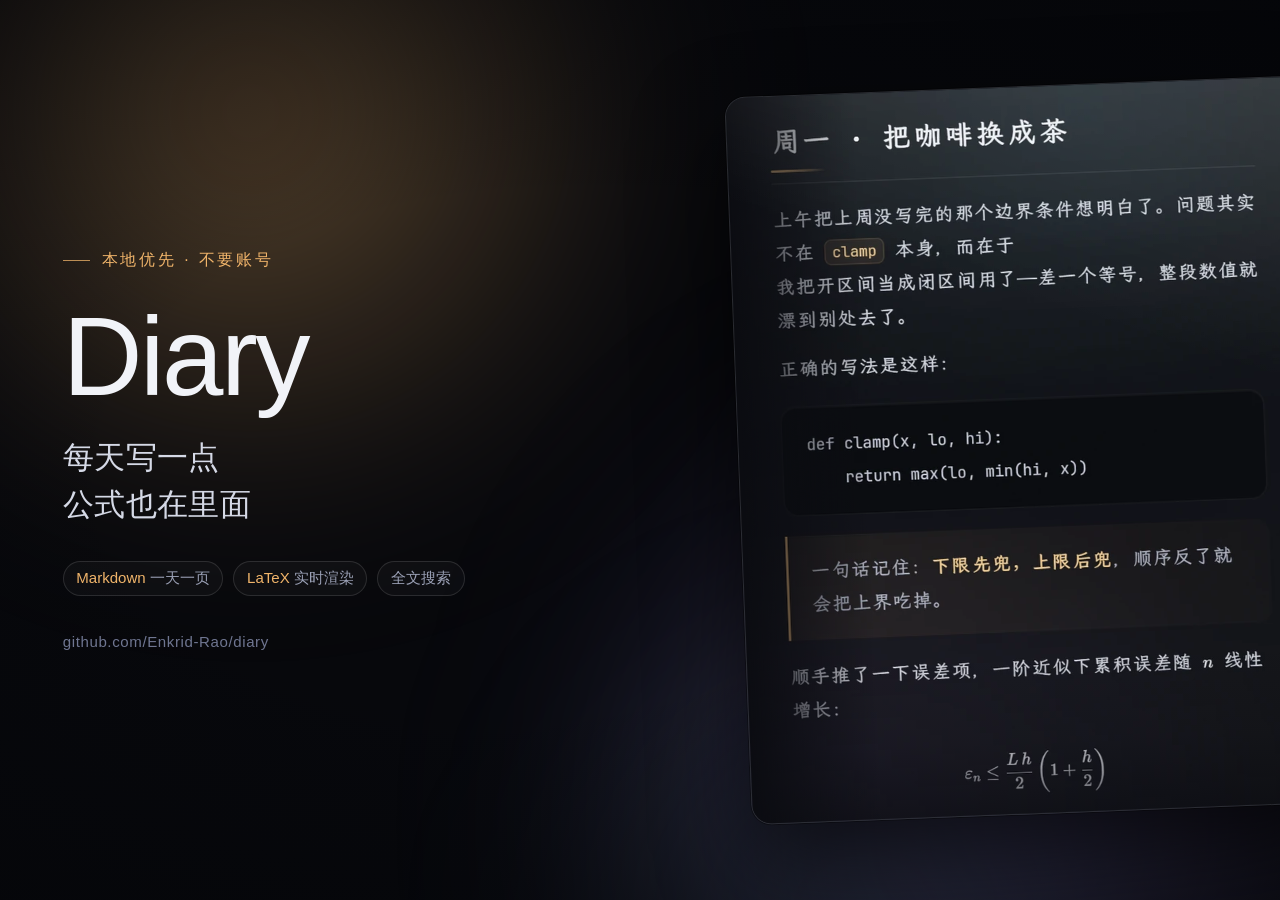
<file: anim/cover.html>
<!doctype html>
<html lang="zh-CN">
<head>
<meta charset="utf-8">
<title>Diary — 封面</title>
<style>
  :root {
    --ink: #07080c;
    --text: #f1f3f8;
    --body: #d5d9e6;
    --muted: #9ba1b6;
    --faint: #6f7691;
    --accent: #f0b46a;
    --accent-rgb: 240, 180, 106;
    --violet: #b79ae0;
    --line: rgba(255, 255, 255, .12);
    --u: 1;  /* 由脚本按视口算成无单位比例，供 calc(var(--u) * Npx) 使用 */
    --font-ui: "JetBrains Mono", "Noto Sans SC", "Microsoft YaHei UI", "PingFang SC", sans-serif;
  }

  * { margin: 0; padding: 0; box-sizing: border-box; }

  html, body {
    width: 100vw; height: 100vh;
    background: var(--ink);
    overflow: hidden;
    font-family: var(--font-ui);
    -webkit-font-smoothing: antialiased;
    color: var(--text);
  }

  .stage {
    position: relative;
    width: 100vw; height: 100vh;
    display: flex; align-items: center;
    padding: 0 calc(var(--u) * 56px);
    overflow: hidden;
  }

  /* 背景：两团极光 + 暗角 */
  .aurora { position: absolute; inset: 0; overflow: hidden; }
  .aurora i {
    position: absolute; display: block; border-radius: 50%;
    filter: blur(calc(var(--u) * 80px));
  }
  .aurora .a1 {
    width: calc(var(--u) * 760px); height: calc(var(--u) * 620px);
    left: calc(var(--u) * -180px); top: calc(var(--u) * -220px);
    background: radial-gradient(circle, rgba(var(--accent-rgb), .38), transparent 68%);
  }
  .aurora .a2 {
    width: calc(var(--u) * 900px); height: calc(var(--u) * 720px);
    right: calc(var(--u) * -260px); bottom: calc(var(--u) * -300px);
    background: radial-gradient(circle, rgba(150, 130, 220, .42), transparent 70%);
  }
  .aurora .a3 {
    width: calc(var(--u) * 620px); height: calc(var(--u) * 480px);
    left: calc(var(--u) * 380px); bottom: calc(var(--u) * -260px);
    background: radial-gradient(circle, rgba(120, 190, 210, .16), transparent 70%);
  }
  .vignette {
    position: absolute; inset: 0;
    background: radial-gradient(ellipse at 42% 50%, transparent 40%, rgba(4, 5, 8, .72) 100%);
  }

  /* 左栏 */
  .copy { position: relative; z-index: 2; flex: 0 0 45%; padding-right: calc(var(--u) * 20px); }

  .eyebrow {
    display: flex; align-items: center; gap: calc(var(--u) * 9px);
    font-size: calc(var(--u) * 12.5px); letter-spacing: .18em;
    color: var(--accent); text-transform: uppercase;
    margin-bottom: calc(var(--u) * 26px);
  }
  .eyebrow::before {
    content: ""; width: calc(var(--u) * 22px); height: 1px;
    background: rgba(var(--accent-rgb), .75);
  }

  h1 {
    font-size: calc(var(--u) * 88px);
    font-weight: 500;
    letter-spacing: calc(var(--u) * -2px);
    line-height: .98;
    margin-bottom: calc(var(--u) * 18px);
  }

  .tagline {
    font-size: calc(var(--u) * 25px);
    line-height: 1.5;
    color: var(--body);
    letter-spacing: calc(var(--u) * .3px);
    margin-bottom: calc(var(--u) * 26px);
  }

  .chips { display: flex; flex-wrap: wrap; gap: calc(var(--u) * 10px); }
  .chip {
    font-size: calc(var(--u) * 13px);
    color: var(--muted);
    padding: calc(var(--u) * 6px) calc(var(--u) * 12px);
    border: 1px solid var(--line);
    border-radius: calc(var(--u) * 999px);
    background: rgba(255, 255, 255, .028);
    white-space: nowrap;
  }
  .chip b { color: var(--accent); font-weight: 500; }

  .foot {
    margin-top: calc(var(--u) * 30px);
    font-size: calc(var(--u) * 12px);
    color: var(--faint);
    letter-spacing: .04em;
  }

  /* 右侧：预览窗切片 */
  .slice {
    position: relative; z-index: 2;
    width: calc(var(--u) * 470px);
    height: calc(var(--u) * 580px);
    margin-left: auto;
    border-radius: calc(var(--u) * 16px);
    border: 1px solid rgba(255, 255, 255, .13);
    background: rgba(12, 14, 20, .9);
    box-shadow:
      0 calc(var(--u) * 30px) calc(var(--u) * 70px) rgba(0, 0, 0, .62),
      0 0 0 1px rgba(0, 0, 0, .35),
      inset 0 1px 0 rgba(255, 255, 255, .07);
    overflow: hidden;
    transform: rotate(-1.6deg);
  }
  .slice img {
    display: block; width: 100%; height: 100%;
    object-fit: cover;
    object-position: 100% 58%;
    transform: scale(1.32);
    transform-origin: 100% 50%;
  }
  .slice::after {
    content: "";
    position: absolute; inset: 0;
    background:
      linear-gradient(200deg, rgba(255, 255, 255, .10), transparent 34%),
      linear-gradient(to right, rgba(10, 11, 16, .92), transparent 22%),
      linear-gradient(to top, rgba(9, 10, 15, .62) 0%, rgba(9, 10, 15, .22) 10%, transparent 22%);
    pointer-events: none;
  }

  /* ---------- 4:3 等窄画幅：卡片出血到右侧，文字列收窄 ---------- */
  body.tall .stage { padding: 0 calc(var(--u) * 50px); }
  body.tall .copy { flex: 0 0 44%; }
  body.tall .chips { gap: calc(var(--u) * 8px); }
  body.tall .chip {
    font-size: calc(var(--u) * 12px);
    padding: calc(var(--u) * 5px) calc(var(--u) * 10px);
  }
  body.tall .slice {
    position: absolute;
    right: calc(var(--u) * -38px);
    top: 50%;
    margin-left: 0;
    transform: translateY(-50%) rotate(-2.2deg);
  }
</style>
</head>
<body>
  <div class="stage">
    <div class="aurora"><i class="a1"></i><i class="a2"></i><i class="a3"></i></div>
    <div class="vignette"></div>

    <div class="copy">
      <div class="eyebrow">本地优先 · 不要账号</div>
      <h1>Diary</h1>
      <div class="tagline">每天写一点<br>公式也在里面</div>
      <div class="chips">
        <span class="chip"><b>Markdown</b> 一天一页</span>
        <span class="chip"><b>LaTeX</b> 实时渲染</span>
        <span class="chip">全文搜索</span>
      </div>
      <div class="foot">github.com/Enkrid-Rao/diary</div>
    </div>

    <div class="slice">
      <img src="../docs/01-main-flat.webp" alt="">
    </div>
  </div>
  <script>
    // --u 是无单位比例：1146×717 下等于 1，其它尺寸等比缩放
    function fit() {
      var aspect = innerWidth / innerHeight;
      // 16:10 / 16:9 按宽度取基准；4:3 及更窄的画幅按高度取，卡片出血到右边
      var u = aspect < 1.5
        ? innerHeight / 717
        : Math.min(innerWidth / 1146, innerHeight / 717);
      document.documentElement.style.setProperty('--u', u);
      document.body.classList.toggle('tall', aspect < 1.5);
    }
    fit();
    addEventListener('resize', fit);
    document.fonts.ready.then(function () { window.__ready = true; });
  </script>
</body>
</html>
</file>
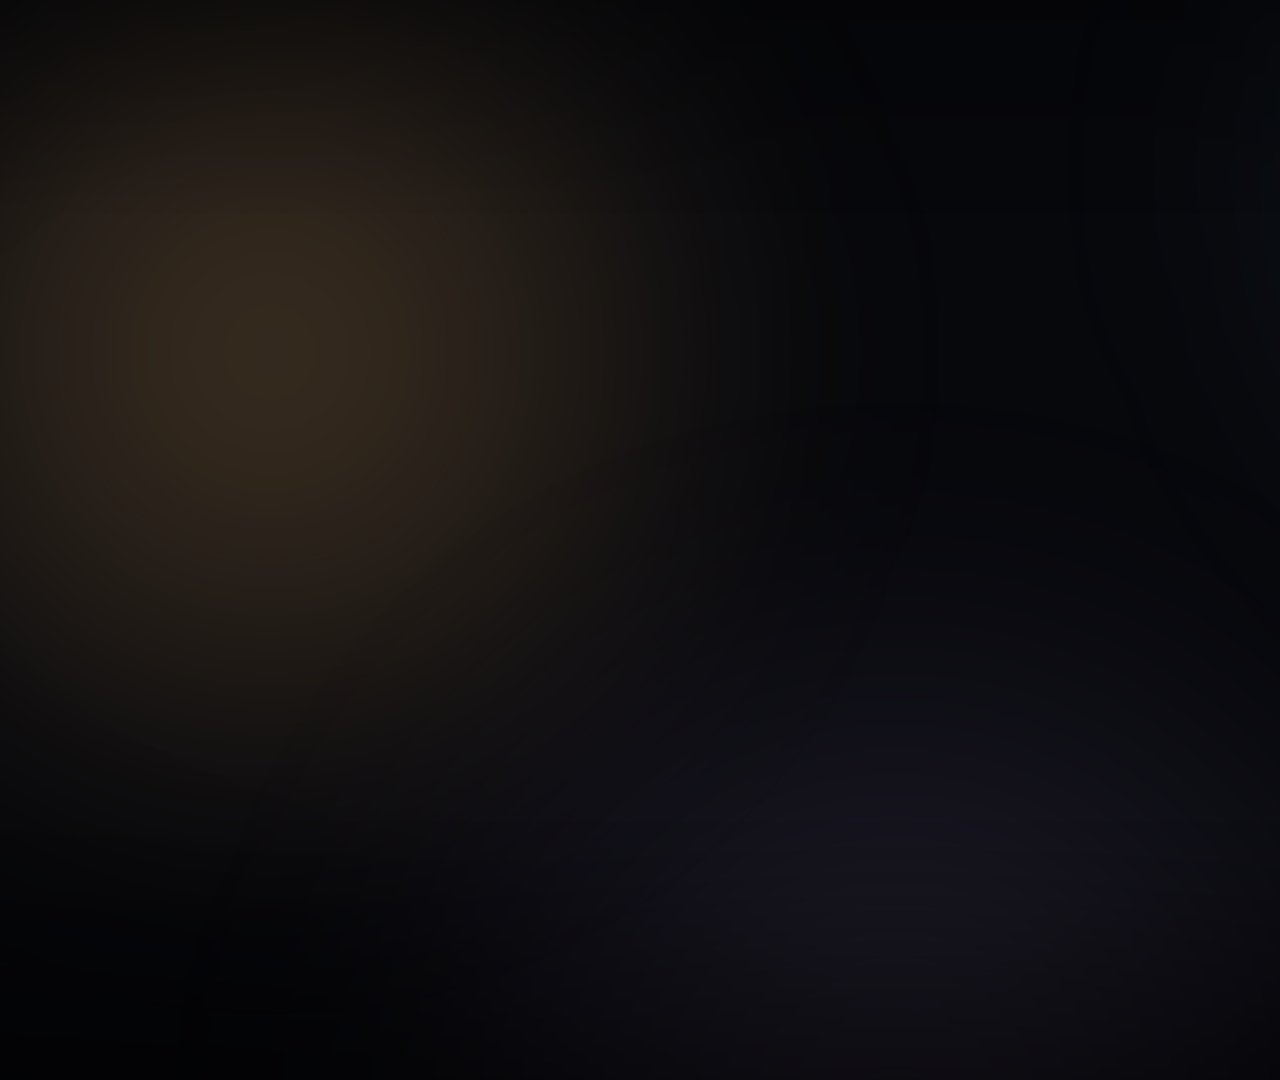
<file: anim/scene.html>
<!doctype html>
<html lang="zh-CN">
<head>
<meta charset="utf-8">
<title>Diary — 宣传动画源</title>
<link rel="stylesheet" href="../static/vendor/katex/katex.min.css">
<style>
  /* ===== 时间轴动画源：所有状态都由 seek(t) 计算，没有 CSS keyframes，
         这样才能被逐帧截图精确复现（同一 t 永远得到同一帧）。 ===== */
  :root {
    --ink: #07080c;
    --text: #e4e6ec;
    --muted: #9ba1b6;
    --faint: #737a95;
    --accent: #f0b46a;
    --accent-deep: #d9984a;
    --accent-rgb: 240, 180, 106;
    --cyan: #8fd4e0;
    --violet: #b79ae0;
    --glass: linear-gradient(155deg, rgba(255,255,255,.085), rgba(255,255,255,.032) 55%, rgba(255,255,255,.06));
    --line: rgba(255,255,255,.1);
    --font-ui: "JetBrains Mono", "Noto Sans SC", "Microsoft YaHei UI", "PingFang SC", sans-serif;
    --font-mono: "JetBrainsLxgwNerdMono", "JetBrains Mono", "Noto Sans SC", monospace;
  }

  * { margin: 0; padding: 0; box-sizing: border-box; }

  html, body {
    width: 1920px; height: 1080px;
    background: var(--ink);
    overflow: hidden;
    font-family: var(--font-ui);
    -webkit-font-smoothing: antialiased;
  }

  .stage { position: relative; width: 1920px; height: 1080px; overflow: hidden; }

  /* ---------- 背景：极光 + 暗角 + 颗粒 ---------- */
  .aurora { position: absolute; inset: -20%; pointer-events: none; }
  .aurora i {
    position: absolute; display: block; border-radius: 50%;
    filter: blur(120px); will-change: transform;
  }
  .b1 { width: 1200px; height: 1000px; left: 2%; top: 2%;
        background: radial-gradient(circle, rgba(var(--accent-rgb), .27), transparent 66%); }
  .b2 { width: 1050px; height: 950px; right: 4%; top: -6%;
        background: radial-gradient(circle, rgba(143, 212, 224, .18), transparent 68%); }
  .b3 { width: 1300px; height: 1100px; left: 22%; bottom: -22%;
        background: radial-gradient(circle, rgba(183, 154, 224, .17), transparent 70%); }

  .vignette {
    position: absolute; inset: 0; pointer-events: none;
    background:
      radial-gradient(120% 90% at 50% 42%, transparent 46%, rgba(0,0,0,.46) 100%),
      linear-gradient(180deg, rgba(0,0,0,.28), transparent 20%, transparent 76%, rgba(0,0,0,.44));
  }

  /* ---------- 世界层：整体镜头（推近 / 位移） ---------- */
  .world { position: absolute; inset: 0; transform-origin: 50% 46%; }

  /* ---------- 开场标题 ---------- */
  .hero {
    position: absolute; left: 0; right: 0; top: 0;
    display: flex; flex-direction: column; align-items: center; justify-content: center;
    height: 1080px; pointer-events: none;
  }
  .hero h1 {
    font-size: 118px; font-weight: 600; letter-spacing: 22px;
    color: #f6f2ea; text-indent: 22px;
    text-shadow: 0 0 60px rgba(var(--accent-rgb), .28);
  }
  .hero .sub {
    margin-top: 26px; font-size: 25px; letter-spacing: 7px;
    color: rgba(228, 230, 236, .74); text-indent: 7px;
  }
  .hero .rule {
    margin-top: 34px; width: 84px; height: 1px;
    background: linear-gradient(90deg, transparent, rgba(var(--accent-rgb), .85), transparent);
  }

  /* ---------- 应用窗口 ---------- */
  .window {
    position: absolute; left: 80px; top: 100px;
    width: 1760px; height: 760px;
    display: flex; flex-direction: column;
    border-radius: 20px;
    background: var(--glass);
    border: 1px solid var(--line);
    box-shadow:
      0 40px 120px rgba(0, 0, 0, .62),
      0 2px 0 rgba(0, 0, 0, .3),
      inset 0 1px 0 rgba(255, 255, 255, .09);
    backdrop-filter: blur(30px) saturate(1.35);
    -webkit-backdrop-filter: blur(30px) saturate(1.35);
    overflow: hidden;
    transform-origin: 50% 42%;
  }
  /* 高光扫过：一道斜向光带从左到右掠过玻璃 */
  .window .sheen {
    position: absolute; inset: 0; pointer-events: none;
    background: linear-gradient(104deg,
      transparent 34%,
      rgba(255,255,255,.075) 46%,
      rgba(255,255,255,.02) 52%,
      transparent 62%);
    mix-blend-mode: screen;
  }

  /* 顶栏：日期 / 回到今天 / 字数，让窗口读起来像一个真实的窗口 */
  .topbar {
    flex: none; height: 62px;
    display: flex; align-items: center; gap: 22px;
    padding: 0 22px;
    border-bottom: 1px solid rgba(255,255,255,.055);
    background: linear-gradient(180deg, rgba(255,255,255,.026), rgba(255,255,255,.006));
  }
  .tb-date { display: flex; flex-direction: column; gap: 3px; min-width: 190px; }
  .tb-date b { font-size: 17px; font-weight: 600; letter-spacing: 1.5px; color: #eef0f5; }
  .tb-date span { font-size: 10.5px; letter-spacing: 1.2px; color: var(--faint); }
  .tb-today {
    font-size: 12px; letter-spacing: 1px; color: #f0d9b6;
    border: 1px solid rgba(var(--accent-rgb), .38);
    background: rgba(var(--accent-rgb), .1);
    border-radius: 999px; padding: 5px 15px;
  }
  .tb-right { margin-left: auto; display: flex; align-items: center; gap: 10px; }
  .tb-count { font-size: 12px; letter-spacing: .5px; color: var(--muted); }
  .tb-dot { width: 6px; height: 6px; border-radius: 50%; background: rgba(126, 214, 165, .8); box-shadow: 0 0 8px rgba(126,214,165,.6); }
  .tb-txt { font-size: 11px; letter-spacing: .5px; color: var(--faint); }
  .body { flex: 1; display: flex; min-height: 0; }

  /* 侧栏 */
  .side {
    width: 262px; flex: none;
    border-right: 1px solid rgba(255,255,255,.055);
    background: linear-gradient(180deg, rgba(255,255,255,.032), rgba(255,255,255,.012));
    padding: 20px 0 0;
    display: flex; flex-direction: column;
  }
  .side-head {
    display: flex; align-items: center; gap: 12px;
    padding: 0 20px 18px;
    border-bottom: 1px solid rgba(255,255,255,.05);
  }
  .logo-mark {
    width: 34px; height: 34px; flex: none; border-radius: 10px;
    border: 1px solid rgba(var(--accent-rgb), .55);
    box-shadow: 0 0 18px rgba(var(--accent-rgb), .16), inset 0 1px 0 rgba(255,255,255,.12);
    display: flex; align-items: center; justify-content: center;
  }
  .logo-mark i { display: block; width: 12px; height: 1.5px; background: rgba(var(--accent-rgb), .95); box-shadow: 0 4px 0 rgba(var(--accent-rgb), .7), 0 8px 0 rgba(var(--accent-rgb), .42); border-radius: 2px; }
  .side-title { font-size: 15px; letter-spacing: 3px; color: #e9e5dd; }

  .side-list { padding: 6px 10px; flex: 1; }

  .mg {
    display: flex; align-items: center; gap: 7px;
    padding: 14px 8px 9px 2px;
  }
  .mg .chev {
    width: 13px; height: 13px; flex: none;
    color: var(--faint);
  }
  .mg .label { font-size: 12px; letter-spacing: 1.8px; color: var(--muted); font-weight: 600; }
  .mg .count {
    margin-left: auto; font-size: 10px; letter-spacing: .5px; color: var(--faint);
    border: 1px solid rgba(255,255,255,.07); border-radius: 999px; padding: 1px 7px;
  }

  .entry {
    display: block; padding: 9px 10px; border-radius: 12px;
    position: relative;
  }
  .entry .row1 { display: flex; align-items: baseline; gap: 8px; }
  .entry .day { font-size: 14.5px; color: var(--text); font-weight: 600; }
  .entry .dow { font-size: 10px; color: var(--faint); letter-spacing: .5px; }
  .entry .ex {
    margin-top: 3px; font-size: 12px; line-height: 1.5; color: #8b91a6;
    white-space: nowrap; overflow: hidden; text-overflow: ellipsis;
  }
  .entry.on {
    background: rgba(var(--accent-rgb), .1);
    box-shadow: inset 2px 0 0 rgba(var(--accent-rgb), .9), inset 0 0 0 1px rgba(var(--accent-rgb), .16);
  }
  .entry.on .day { color: #f7e4c6; }
  .entry.on .ex { color: rgba(228, 230, 236, .62); }

  /* 编辑器 */
  .editor {
    width: 762px; flex: none;
    padding: 30px 36px 0;
    position: relative;
  }
  .ed-lines { font-family: var(--font-mono); font-size: 15.5px; line-height: 1.95; color: #cbd0dc; }
  .ed-lines .ln { white-space: pre-wrap; word-break: break-word; }
  .tok-h { color: var(--accent); font-weight: 600; }
  .tok-math { color: #b9a6de; }
  .tok-code { color: #8fd4e0; }
  .tok-mute { color: #6b7288; }
  .tok-quote { color: #9aa3ba; font-style: italic; }
  .caret {
    display: inline-block; width: 2px; height: 18px; vertical-align: -3px;
    background: var(--accent); margin-left: 1px;
  }

  /* 预览 */
  .preview {
    flex: 1; padding: 30px 40px 0;
    border-left: 1px solid rgba(255,255,255,.065);
    background: linear-gradient(180deg, rgba(255,255,255,.02), transparent 45%);
  }
  .pv h1 {
    font-size: 25px; font-weight: 600; letter-spacing: 1px; color: #f4f0e8;
    margin-bottom: 20px;
  }
  .pv p { font-size: 15.5px; line-height: 1.95; color: #c2c7d4; margin-bottom: 16px; }
  .pv .code {
    font-family: var(--font-mono); font-size: 13.5px; line-height: 1.85;
    color: #cfd4e0; background: rgba(255,255,255,.045);
    border: 1px solid rgba(255,255,255,.06);
    border-radius: 12px; padding: 14px 16px; margin-bottom: 18px;
  }
  .pv .code .k { color: #d78ad0; }
  .pv .code .f { color: #8fd4e0; }
  .pv .formula {
    margin: 6px 0 20px; padding: 18px 0 14px;
    border-top: 1px solid rgba(255,255,255,.055);
    border-bottom: 1px solid rgba(255,255,255,.055);
    text-align: center; position: relative;
  }
  .pv .formula .katex { color: #eceef4; font-size: 1.42em; }
  .pv .formula .sweep {
    position: absolute; left: 50%; bottom: 8px; height: 1px; width: 0;
    background: linear-gradient(90deg, transparent, rgba(var(--accent-rgb), .95), transparent);
    transform: translateX(-50%);
  }
  .pv .tip {
    font-size: 13px; line-height: 1.9; color: #a8aec2; letter-spacing: .3px;
    border-left: 2px solid rgba(var(--accent-rgb), .6);
    background: linear-gradient(90deg, rgba(var(--accent-rgb), .07), transparent 70%);
    border-radius: 0 10px 10px 0;
    padding: 10px 14px 10px 14px;
  }
  .pv .quote {
    font-size: 13px; line-height: 1.9; color: #9aa3ba; font-style: italic;
    letter-spacing: .3px; margin-bottom: 14px;
    border-left: 2px solid rgba(var(--accent-rgb), .5);
    padding: 2px 0 2px 12px;
  }

  /* ---------- 字幕 ---------- */
  .caption {
    position: absolute; left: 0; right: 0; top: 996px; height: 60px;
    display: flex; align-items: center; justify-content: center;
  }
  .caption span {
    position: absolute;
    font-size: 29px; letter-spacing: 7px; color: rgba(232, 234, 240, .95);
    text-indent: 6px; white-space: nowrap;
    text-shadow: 0 2px 24px rgba(0,0,0,.6);
  }
  .caption span em { font-style: normal; color: var(--accent); }

  /* ---------- 收尾 ---------- */
  .outro {
    position: absolute; inset: 0;
    display: flex; flex-direction: column; align-items: center; justify-content: center;
    pointer-events: none;
  }
  /* 收尾时在标题后面点一盏灯，别让画面掉进纯黑 */
  .outro::before {
    content: "";
    position: absolute; left: 50%; top: 47%;
    width: 900px; height: 620px; transform: translate(-50%, -50%);
    background: radial-gradient(closest-side, rgba(var(--accent-rgb), .16), rgba(183, 154, 224, .07) 55%, transparent 78%);
    filter: blur(20px);
    pointer-events: none;
  }
  .outro > * { position: relative; z-index: 1; }
  /* 收尾时在标题后面点一盏灯，别让画面掉进纯黑 */
  .outro::before {
    content: "";
    position: absolute; left: 50%; top: 47%;
    width: 900px; height: 620px; transform: translate(-50%, -50%);
    background: radial-gradient(closest-side, rgba(var(--accent-rgb), .16), rgba(183, 154, 224, .07) 55%, transparent 78%);
    filter: blur(20px);
    pointer-events: none;
  }
  .outro > * { position: relative; z-index: 1; }
  .outro .mark {
    width: 62px; height: 62px; border-radius: 16px;
    border: 1px solid rgba(var(--accent-rgb), .6);
    box-shadow: 0 0 46px rgba(var(--accent-rgb), .22), inset 0 1px 0 rgba(255,255,255,.14);
    display: flex; align-items: center; justify-content: center;
    margin-bottom: 34px;
  }
  .outro .mark i { display: block; width: 22px; height: 2px; background: rgba(var(--accent-rgb), .95); box-shadow: 0 7px 0 rgba(var(--accent-rgb), .72), 0 14px 0 rgba(var(--accent-rgb), .44); border-radius: 2px; }
  .outro h2 {
    font-size: 72px; font-weight: 600; letter-spacing: 15px; text-indent: 15px;
    color: #f6f2ea; text-shadow: 0 0 60px rgba(var(--accent-rgb), .3);
  }
  .outro .slogan {
    margin-top: 20px; font-size: 21px; letter-spacing: 4px;
    color: rgba(228, 230, 236, .8);
  }
  .outro .link {
    margin-top: 34px; font-size: 14.5px; letter-spacing: 2px; color: #8a90a4;
  }
</style>
</head>
<body>
<div class="stage">
  <div class="aurora"><i class="b1"></i><i class="b2"></i><i class="b3"></i></div>

  <div class="world">
    <div class="window">
      <div class="sheen"></div>

      <header class="topbar">
        <div class="tb-date"><b>11 月 10 日</b><span>2026 · 周二 · 今天</span></div>
        <div class="tb-today">回到今天</div>
        <div class="tb-right"><span class="tb-count">292 字</span><i class="tb-dot" id="tbDot"></i><span class="tb-txt" id="tbSaved">已保存</span></div>
      </header>

      <div class="body">
      <aside class="side">
        <div class="side-head">
          <div class="logo-mark"><i></i></div>
          <div class="side-title">日记</div>
        </div>
        <div class="side-list">
          <div class="mg"><svg class="chev" viewBox="0 0 24 24" fill="none" stroke="currentColor" stroke-width="2.2" stroke-linecap="round" stroke-linejoin="round"><path d="M6 9l6 6 6-6"/></svg><span class="label">2026年11月 · 本月</span><span class="count">3 篇</span></div>
          <div class="entry on"><div class="row1"><span class="day">10日</span><span class="dow">周二</span></div><div class="ex">十一月的第一场雨 雨从下午三点…</div></div>
          <div class="entry"><div class="row1"><span class="day">9日</span><span class="dow">周一</span></div><div class="ex">煮咖啡 豆子是新买的那包…</div></div>
          <div class="entry"><div class="row1"><span class="day">8日</span><span class="dow">周日</span></div><div class="ex">换成了茶 红茶第二泡刚好…</div></div>
          <div class="mg"><svg class="chev" viewBox="0 0 24 24" fill="none" stroke="currentColor" stroke-width="2.2" stroke-linecap="round" stroke-linejoin="round"><path d="M6 9l6 6 6-6"/></svg><span class="label">2026年10月</span><span class="count">2 篇</span></div>
          <div class="entry"><div class="row1"><span class="day">21日</span><span class="dow">周三</span></div><div class="ex">十月中 读了一本书…</div></div>
          <div class="entry"><div class="row1"><span class="day">3日</span><span class="dow">周六</span></div><div class="ex">假期 出门走了走…</div></div>
          <div class="mg"><svg class="chev" viewBox="0 0 24 24" fill="none" stroke="currentColor" stroke-width="2.2" stroke-linecap="round" stroke-linejoin="round"><path d="M6 9l6 6 6-6"/></svg><span class="label">2026年9月</span><span class="count">2 篇</span></div>
          <div class="entry"><div class="row1"><span class="day">30日</span><span class="dow">周三</span></div><div class="ex">九月底 月底总结…</div></div>
        </div>
      </aside>

      <main class="editor">
        <div class="ed-lines" id="ed"></div>
      </main>

      <section class="preview">
        <div class="pv" id="pv">
          <h1 id="pvH">十一月的第一场雨</h1>
          <p id="pvP1"></p>
          <p id="pvP2"></p>
          <div class="formula" id="pvF"><div class="sweep" id="pvSweep"></div><span id="pvMath"></span></div>
          <div class="tip" id="pvTip"></div>
          <div class="quote" id="pvQuote"></div>
        </div>
      </section>
      </div>
    </div>

    <div class="caption">
      <span id="cap1">一天一页 Markdown</span>
      <span id="cap2">LaTeX <em>边打边渲染</em></span>
      <span id="cap3">全文搜索 <em>Ctrl+F</em></span>
      <span id="cap4">深色 <em>·</em> 浅色 · 两套主题</span>
      <span id="cap5">100% 本地 · <em>数据归你</em></span>
    </div>

    <div class="hero">
      <h1 id="heroTitle">Diary</h1>
      <div class="sub" id="heroSub">本地优先的 Markdown 日记</div>
      <div class="rule" id="heroRule"></div>
    </div>

    <div class="outro">
      <div class="mark" id="outroMark"><i></i></div>
      <h2 id="outroTitle">Diary</h2>
      <div class="slogan" id="outroSlogan">每天写一点，公式也在里面</div>
      <div class="link" id="outroLink">github.com/Enkrid-Rao/diary</div>
    </div>
  </div>

  <div class="vignette"></div>
</div>

<script src="../static/vendor/katex/katex.min.js"></script>
<script>
(function () {
  "use strict";

  /* ---------- 缓动 ---------- */
  const clamp01 = (x) => (x < 0 ? 0 : x > 1 ? 1 : x);
  const lerp = (a, b, k) => a + (b - a) * k;
  const easeOut = (x) => 1 - Math.pow(1 - x, 3);
  const easeIn = (x) => x * x * x;
  const easeInOut = (x) => (x < 0.5 ? 4 * x * x * x : 1 - Math.pow(-2 * x + 2, 3) / 2);
  const easeOutQuint = (x) => 1 - Math.pow(1 - x, 5);
  /** 把绝对时间 t 映射到 [a,b] 区间的 0→1 进度，再套缓动 */
  const at = (t, a, b, ease) => (ease || easeOut)(clamp01((t - a) / (b - a)));

  const $ = (id) => document.getElementById(id);
  const el = {
    b1: document.querySelector(".b1"), b2: document.querySelector(".b2"), b3: document.querySelector(".b3"),
    world: document.querySelector(".world"),
    win: document.querySelector(".window"),
    sheen: document.querySelector(".sheen"),
    ed: $("ed"),
    pvH: $("pvH"), pvP1: $("pvP1"), pvP2: $("pvP2"),
    pvF: $("pvF"), pvSweep: $("pvSweep"), pvMath: $("pvMath"), pvTip: $("pvTip"),
    pvQuote: $("pvQuote"), tbDot: $("tbDot"), tbSaved: $("tbSaved"),
    hero: document.querySelector(".hero"),
    heroTitle: $("heroTitle"), heroSub: $("heroSub"), heroRule: $("heroRule"),
    cap1: $("cap1"), cap2: $("cap2"), cap3: $("cap3"),
    cap4: $("cap4"), cap5: $("cap5"),
    outro: document.querySelector(".outro"), outroMark: $("outroMark"),
    outroTitle: $("outroTitle"), outroSlogan: $("outroSlogan"), outroLink: $("outroLink"),
    entries: Array.prototype.slice.call(document.querySelectorAll(".entry")),
    groups: Array.prototype.slice.call(document.querySelectorAll(".mg")),
  };

  /* ---------- 编辑器内容（逐字打出） ---------- */
  const SRC = [
    { text: "# 十一月的第一场雨", cls: "tok-h" },
    { text: "" },
    { text: "雨从下午三点开始下，一直没停。" },
    { text: "" },
    { text: "顺手记一个误差估计：" },
    { text: "$$" , cls: "tok-math" },
    { text: "\\varepsilon_n \\le \\frac{Lh}{2}\\left(1+\\frac{h}{2}\\right)", cls: "tok-math" },
    { text: "$$", cls: "tok-math" },
    { text: "" },
    { text: "步长减半，误差也减半。" },
    { text: "> 记住：下限先兜，上限后兜。", cls: "tok-quote" },
  ];
  const FULL = SRC.map((l) => l.text).join("\n");
  // 每行结束时的全局字符下标，用来驱动预览的逐块出现
  const lineEnd = [];
  (function () {
    let acc = 0;
    SRC.forEach((l, i) => { acc += l.text.length + (i < SRC.length - 1 ? 1 : 0); lineEnd.push(acc); });
  })();

  function renderEditor(chars) {
    let left = chars, html = "";
    for (let i = 0; i < SRC.length; i++) {
      const line = SRC[i];
      if (left <= 0) break;
      const cut = line.text.slice(0, Math.min(left, line.text.length));
      left -= line.text.length + 1;
      const cls = line.cls ? ' class="' + line.cls + '"' : "";
      const body = cut.replace(/&/g, "&amp;").replace(/</g, "&lt;").replace(/>/g, "&gt;");
      html += '<div class="ln"><span' + cls + ">" + (body || " ") + "</span></div>";
    }
    // 光标跟在最后一个字符后
    html = html.replace(/<\/span><\/div>$/, '<span class="caret" id="caret"></span></span></div>');
    el.ed.innerHTML = html || '<div class="ln"><span class="caret" id="caret"></span></div>';
  }

  /* ---------- 公式 ---------- */
  const TEX = "\\varepsilon_n \\le \\frac{Lh}{2}\\left(1+\\frac{h}{2}\\right)";
  if (window.katex) {
    try { katex.render(TEX, el.pvMath, { displayMode: true, throwOnError: false }); } catch (e) {}
  }

  /* ---------- 关键时间点 ---------- */
  /* 加长版：总 34.4s。原则——开场留白给呼吸，打字放慢一倍，
     每条字幕至少停 1.6s，收尾给足 2.2s。 */
  const T = {
    heroIn: 0.25, heroSub: 1.5, heroRule: 2.5,      // 开场 0–3.7s：标题慢慢立起来
    heroOut: 3.2,
    winIn: 3.8, winInEnd: 6.2,                       // 窗口 3.8–6.2s 浮现
    sheen: 5.3, sheenEnd: 6.9,
    sideStart: 6.3, sideStep: 0.32,                  // 侧栏 6.3–9.5s 逐条落位
    typeStart: 10.6, typeEnd: 19.2,                  // 打字 8.6s，约 19 字/秒
    savedIn: 19.35,                                  // 打完 0.15s 后亮「已保存」
    mathIn: 19.6, mathEnd: 21.6, sweep: 21.1, sweepEnd: 22.5,
    cap1: 22.2, cap2: 24.4, cap3: 26.6, cap4: 28.8, cap5: 30.8, capEnd: 32.4,
    pushIn: 25.0, pushEnd: 32.2,
    winOut: 32.4, winOutEnd: 33.6,
    outroIn: 33.2, outroEnd: 34.2,
  };

  const DURATION = 34.4;

  /* ---------- 主时间轴 ---------- */
  function seek(t) {
    /* 极光：缓慢漂移，周期 26s，确定性 */
    const w = (t / 26) * Math.PI * 2;
    el.b1.style.transform = "translate(" + (Math.sin(w) * 46).toFixed(2) + "px," + (Math.cos(w * 0.8) * 38).toFixed(2) + "px) scale(" + (1 + Math.sin(w * 0.6) * 0.05).toFixed(4) + ")";
    el.b2.style.transform = "translate(" + (Math.cos(w * 0.9) * 52).toFixed(2) + "px," + (Math.sin(w * 1.1) * 30).toFixed(2) + "px) scale(" + (1 + Math.cos(w * 0.7) * 0.06).toFixed(4) + ")";
    el.b3.style.transform = "translate(" + (Math.sin(w * 1.2 + 1.1) * 44).toFixed(2) + "px," + (Math.cos(w * 0.7 + 0.6) * 34).toFixed(2) + "px) scale(" + (1 + Math.sin(w * 0.9) * 0.05).toFixed(4) + ")";

    /* 世界层：中段轻微推近，收尾再推一点 */
    const push = at(t, T.pushIn, T.pushEnd, easeInOut);
    const outroPull = at(t, T.outroIn, T.outroEnd, easeInOut);
    const worldScale = 1 + push * 0.05 + outroPull * 0.02;
    const worldY = push * -8 + outroPull * 6;
    el.world.style.transform = "scale(" + worldScale.toFixed(4) + ") translateY(" + worldY.toFixed(2) + "px)";

    /* 开场标题 */
    const hIn = at(t, T.heroIn, T.heroIn + 1.15, easeOutQuint);
    const hOut = at(t, T.heroOut, T.heroOut + 1.0, easeIn);
    el.heroTitle.style.opacity = (hIn * (1 - hOut)).toFixed(3);
    el.heroTitle.style.transform = "translateY(" + (lerp(34, 0, hIn) - hOut * 26).toFixed(2) + "px)";
    el.heroTitle.style.letterSpacing = lerp(52, 22, hIn).toFixed(2) + "px";
    el.heroTitle.style.textIndent = lerp(52, 22, hIn).toFixed(2) + "px";

    const sIn = at(t, T.heroSub, T.heroSub + 1.0, easeOut);
    el.heroSub.style.opacity = (sIn * (1 - hOut)).toFixed(3);
    el.heroSub.style.transform = "translateY(" + (lerp(16, 0, sIn)).toFixed(2) + "px)";

    const rIn = at(t, T.heroRule, T.heroRule + 0.9, easeOut);
    el.heroRule.style.opacity = (rIn * (1 - hOut)).toFixed(3);
    el.heroRule.style.width = (84 * rIn).toFixed(1) + "px";

    /* 窗口浮现 */
    const wIn = at(t, T.winIn, T.winInEnd, easeOutQuint);
    const wOut = at(t, T.winOut, T.winOutEnd, easeInOut);
    el.win.style.opacity = (wIn * (1 - wOut)).toFixed(3);
    el.win.style.transform =
      "translateY(" + lerp(46, 0, wIn).toFixed(2) + "px) scale(" +
      (lerp(0.935, 1, wIn) * lerp(1, 1.022, wOut)).toFixed(4) + ")";
    el.win.style.filter = "blur(" + (lerp(9, 0, wIn) + wOut * 16).toFixed(2) + "px)";

    /* 高光扫过 */
    const sh = at(t, T.sheen, T.sheenEnd, easeInOut);
    el.sheen.style.opacity = (sh > 0 && sh < 1 ? 1 : 0).toFixed(2);
    el.sheen.style.transform = "translateX(" + lerp(-70, 70, sh).toFixed(2) + "%)";

    /* 侧栏：组头 + 条目逐条滑入 */
    let k = 0;
    el.groups.forEach((g) => {
      const p = at(t, T.sideStart + k * T.sideStep, T.sideStart + k * T.sideStep + 0.62, easeOut);
      g.style.opacity = p.toFixed(3);
      g.style.transform = "translateX(" + lerp(-16, 0, p).toFixed(2) + "px)";
      k++;
    });
    el.entries.forEach((e) => {
      const p = at(t, T.sideStart + k * T.sideStep, T.sideStart + k * T.sideStep + 0.62, easeOut);
      e.style.opacity = p.toFixed(3);
      e.style.transform = "translateX(" + lerp(-16, 0, p).toFixed(2) + "px)";
      k++;
    });

    /* 打字机 */
    const typeP = at(t, T.typeStart, T.typeEnd, (x) => x); // 线性，节奏稳定
    const chars = Math.floor(typeP * FULL.length);
    renderEditor(chars);
    const caret = document.getElementById("caret");
    if (caret) {
      const blink = (t * 1.9) % 1 < 0.55 ? 1 : 0;
      caret.style.opacity = typeP >= 1 ? (blink ? 0.9 : 0.1).toFixed(2) : "1";
    }

    /* 预览：按行完成逐块出现 */
    const done = (idx) => (chars >= lineEnd[idx] ? 1 : 0);
    const fadeP = (idx, delay) => {
      if (!done(idx)) return 0;
      return 1; // 块一旦出现就保留，用淡入瞬时过渡由 CSS 之外的方式处理
    };
    // 标题：第 0 行打完就出现
    const t0 = chars >= lineEnd[0] ? 1 : 0;
    el.pvH.style.opacity = t0;
    el.pvH.style.transform = "translateY(" + lerp(10, 0, t0) + "px)";
    const t2 = chars >= lineEnd[2] ? 1 : 0;
    el.pvP1.textContent = t2 ? "雨从下午三点开始下，一直没停。" : "";
    el.pvP1.style.opacity = t2;
    const t4 = chars >= lineEnd[4] ? 1 : 0;
    el.pvP2.textContent = t4 ? "顺手记一个误差估计：" : "";
    el.pvP2.style.opacity = t4;

    /* 公式：整体淡入 + 缩放，再扫一道琥珀线 */
    const mIn = at(t, T.mathIn, T.mathEnd, easeOutQuint);
    el.pvF.style.opacity = mIn.toFixed(3);
    el.pvMath.style.display = "inline-block";
    el.pvMath.style.transform = "scale(" + lerp(0.92, 1, mIn).toFixed(4) + ")";
    el.pvMath.style.filter = "blur(" + lerp(5, 0, mIn).toFixed(2) + "px)";

    const sw = at(t, T.sweep, T.sweepEnd, easeInOut);
    el.pvSweep.style.width = (sw * 78).toFixed(1) + "%";
    el.pvSweep.style.opacity = (sw > 0 && sw < 1 ? 1 : sw >= 1 ? 0 : 0).toFixed(2);

    const t6 = chars >= lineEnd[9] ? 1 : 0;
    el.pvTip.textContent = t6 ? "步长减半，误差也减半。" : "";
    el.pvTip.style.opacity = t6;
    el.pvTip.style.transform = "translateY(" + lerp(8, 0, t6) + "px)";
    const t7 = chars >= lineEnd[10] ? 1 : 0;
    el.pvQuote.textContent = t7 ? "记住：下限先兜，上限后兜。" : "";
    el.pvQuote.style.opacity = t7;
    el.pvQuote.style.transform = "translateY(" + lerp(8, 0, t7) + "px)";

    /* 打完之后，顶栏亮起「已保存」：绿点轻轻脉一下，文字跟着淡入 */
    const saved = at(t, T.savedIn, T.savedIn + 0.9, easeOut);
    el.tbDot.style.opacity = saved.toFixed(3);
    el.tbDot.style.transform =
      "scale(" + (1 + Math.max(0, Math.sin((t - T.savedIn) * 3.2)) * 0.22 * saved).toFixed(3) + ")";
    el.tbSaved.style.opacity = (saved * 0.92).toFixed(3);

    /* 字幕：三条依次交叉淡入淡出 */
    const capP = (a, b) => {
      const inP = at(t, a, a + 0.55, easeOut);
      const outP = at(t, b - 0.45, b, easeIn);
      return clamp01(inP - outP);
    };
    const caps = [T.cap1, T.cap2, T.cap3, T.cap4, T.cap5];
    caps.forEach((start, idx) => {
      const end = idx + 1 < caps.length ? caps[idx + 1] : T.capEnd;
      const k = capP(start, end);
      const c = el["cap" + (idx + 1)];
      c.style.opacity = k.toFixed(3);
      c.style.transform = "translateY(" + lerp(14, 0, k).toFixed(2) + "px)";
    });

    /* 收尾 */
    const oIn = at(t, T.outroIn + 0.25, T.outroIn + 1.35, easeOutQuint);
    el.outro.style.opacity = oIn.toFixed(3);
    el.outro.style.pointerEvents = oIn > 0 ? "auto" : "none";
    el.outroMark.style.transform = "scale(" + lerp(0.86, 1, oIn).toFixed(4) + ")";
    el.outroMark.style.opacity = oIn.toFixed(3);
    el.outroTitle.style.opacity = at(t, T.outroIn + 0.45, T.outroIn + 1.5, easeOut).toFixed(3);
    el.outroTitle.style.transform = "translateY(" + lerp(18, 0, at(t, T.outroIn + 0.45, T.outroIn + 1.5, easeOut)).toFixed(2) + "px)";
    el.outroSlogan.style.opacity = at(t, T.outroIn + 0.75, T.outroIn + 1.8, easeOut).toFixed(3);
    el.outroLink.style.opacity = (at(t, T.outroIn + 1.0, T.outroIn + 2.0, easeOut) * 0.9).toFixed(3);
  }

  window.seek = seek;
  window.DURATION = DURATION;
  window.__ready = false;

  /* 首帧之前先排版好，等字体就绪再放行渲染脚本 */
  seek(0);
  (document.fonts ? document.fonts.ready : Promise.resolve()).then(() => {
    seek(0);
    window.__ready = true;
  });
})();
</script>
</body>
</html>
</file>
